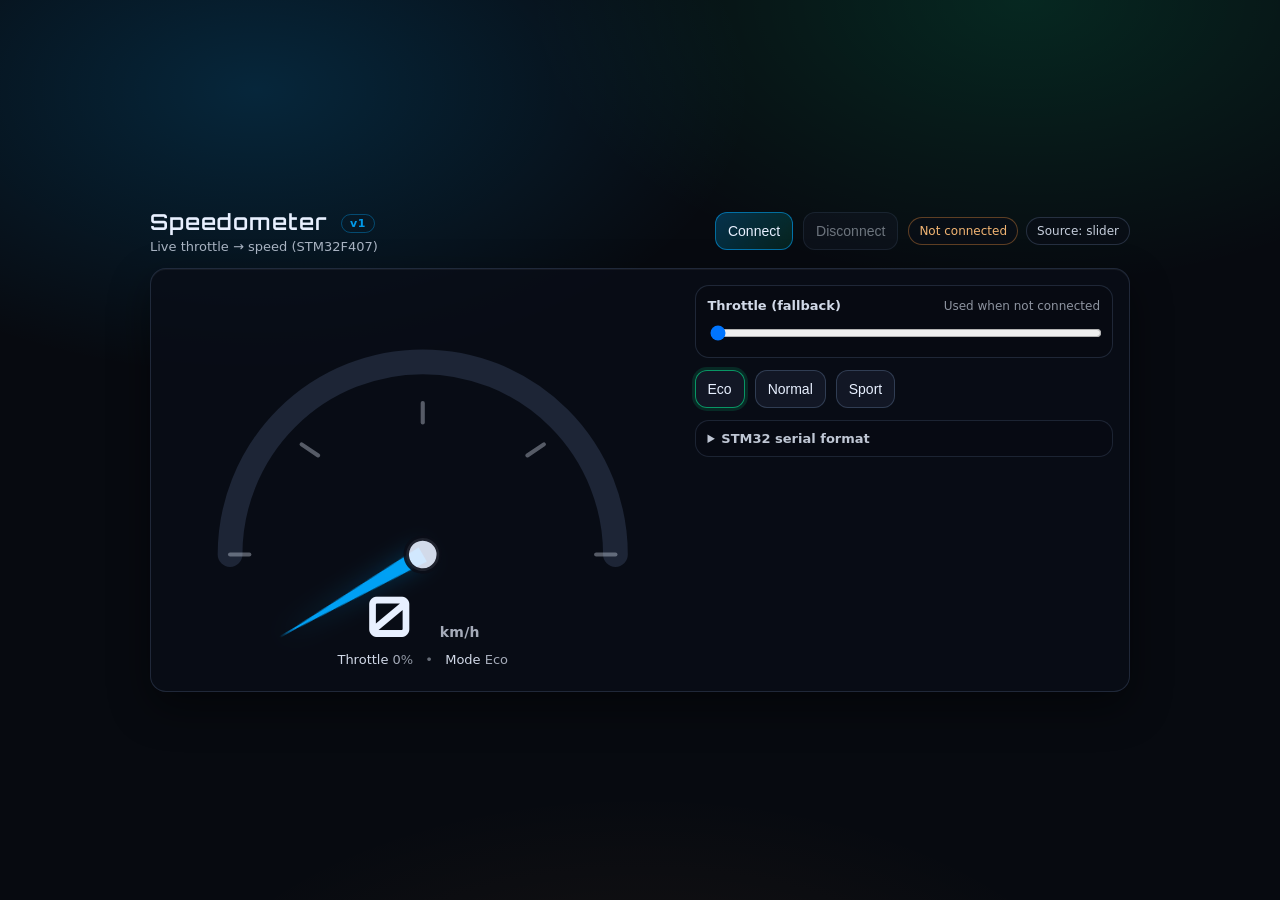
<file: Speedometer-AML_v1/index.html>
<!DOCTYPE html>
<html lang="en">
<head>
    <meta charset="UTF-8">
    <meta name="viewport" content="width=device-width, initial-scale=1.0">
    <title>STM32 Speedometer</title>
    <link rel="preconnect" href="https://fonts.googleapis.com">
    <link rel="preconnect" href="https://fonts.gstatic.com" crossorigin>
    <link href="https://fonts.googleapis.com/css2?family=Orbitron:wght@400;600&display=swap" rel="stylesheet">
    <link rel="stylesheet" href="styles.css">
</head>
<body>
    <main class="app">
        <header class="topbar">
            <div class="title">
                <div class="title__headline">Speedometer <span class="title__version">v1</span></div>
                <div class="title__sub">Live throttle → speed (STM32F407)</div>
            </div>
            <div class="conn">
                <button id="btn-connect" class="btn btn--primary" type="button">Connect</button>
                <button id="btn-disconnect" class="btn" type="button" disabled>Disconnect</button>
                <div class="conn__meta">
                    <div id="conn-status" class="pill pill--warn">Not connected</div>
                    <div id="input-source" class="pill">Source: slider</div>
                </div>
            </div>
        </header>

        <section class="panel">
            <div class="gauge">
                <svg class="gauge__svg" viewBox="0 0 360 220" role="img" aria-label="Speed gauge">
                    <defs>
                        <linearGradient id="grad" x1="0%" y1="0%" x2="100%" y2="0%">
                            <stop offset="0%" stop-color="rgba(0,168,255,0.85)"/>
                            <stop offset="55%" stop-color="rgba(0,255,153,0.9)"/>
                            <stop offset="100%" stop-color="rgba(255,155,64,0.85)"/>
                        </linearGradient>
                    </defs>
                    <path id="arc-bg" class="gauge__arc gauge__arc--bg"
                        d="M 40 190 A 140 140 0 0 1 320 190" />
                    <path id="arc-fg" class="gauge__arc gauge__arc--fg"
                        d="M 40 190 A 140 140 0 0 1 320 190"
                        pathLength="100"
                        stroke-dasharray="0 100"
                        stroke-dashoffset="0" />

                    <g class="gauge__ticks">
                        <line x1="40" y1="190" x2="54" y2="190" />
                        <line x1="92" y1="110" x2="104" y2="118" />
                        <line x1="180" y1="80" x2="180" y2="94" />
                        <line x1="268" y1="110" x2="256" y2="118" />
                        <line x1="320" y1="190" x2="306" y2="190" />
                    </g>

                    <g id="needle" class="gauge__needle" transform="translate(180 190) rotate(-120)">
                        <polygon points="-6,0 0,-120 6,0" />
                        <circle r="12" />
                    </g>
                </svg>

                <div class="readout">
                    <div class="readout__value">
                        <span id="speed-value">0</span>
                        <span class="readout__unit">km/h</span>
                    </div>
                    <div class="readout__small">
                        <span class="label">Throttle</span>
                        <span id="throttle-pct">0</span><span class="muted">%</span>
                        <span class="sep">•</span>
                        <span class="label">Mode</span>
                        <span id="mode-label">Eco</span>
                    </div>
                </div>
            </div>

            <div class="controls">
                <div class="control">
                    <div class="control__row">
                        <div class="control__label">Throttle (fallback)</div>
                        <div class="control__hint">Used when not connected</div>
                    </div>
                    <input type="range" id="throttle" min="0" max="100" value="0" step="0.1" class="slider" aria-label="Throttle slider">
                </div>

                <div class="modes" role="group" aria-label="Drive mode">
                    <button id="mode-eco" class="btn btn--mode is-active" type="button">Eco</button>
                    <button id="mode-normal" class="btn btn--mode" type="button">Normal</button>
                    <button id="mode-sport" class="btn btn--mode" type="button">Sport</button>
                </div>

                <details class="help">
                    <summary>STM32 serial format</summary>
                    <div class="help__body">
                        Send lines over UART/USB like: <code>1234</code> (ADC 0–4095) or <code>ADC=1234</code> or <code>THR=45.2</code> (%). One value per line (<code>\n</code>).
                    </div>
                </details>
            </div>
        </section>
    </main>
    <script src="script.js"></script>
</body>
</html>
</file>
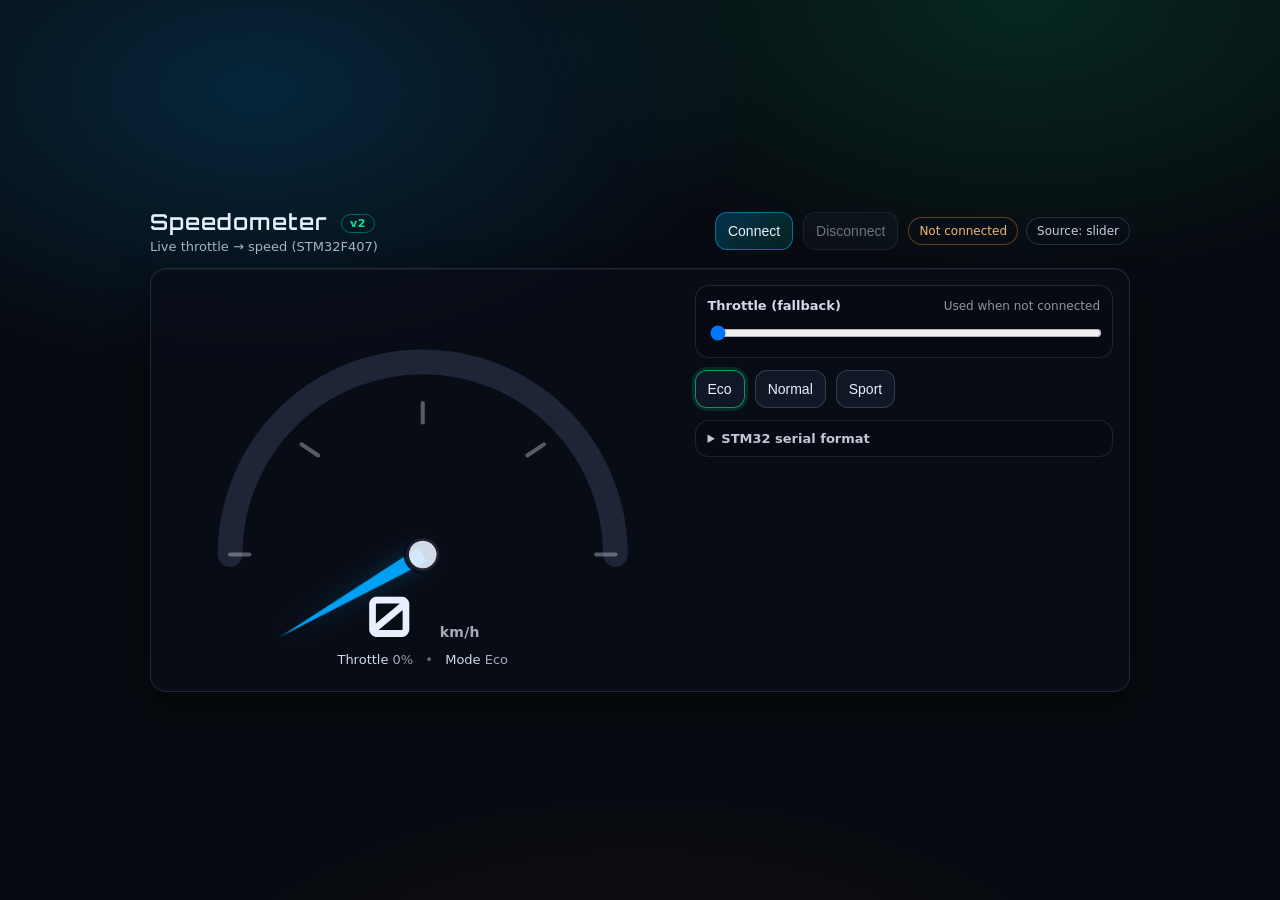
<file: Speedometer-AML_v2/index.html>
<!DOCTYPE html>
<html lang="en">
<head>
    <meta charset="UTF-8">
    <meta name="viewport" content="width=device-width, initial-scale=1.0">
    <title>STM32 Speedometer</title>
    <link rel="preconnect" href="https://fonts.googleapis.com">
    <link rel="preconnect" href="https://fonts.gstatic.com" crossorigin>
    <link href="https://fonts.googleapis.com/css2?family=Orbitron:wght@400;600&display=swap" rel="stylesheet">
    <link rel="stylesheet" href="styles.css">
</head>
<body>
    <main class="app">
        <header class="topbar">
            <div class="title">
                <div class="title__headline">Speedometer <span class="title__version">v2</span></div>
                <div class="title__sub">Live throttle → speed (STM32F407)</div>
            </div>
            <div class="conn">
                <button id="btn-connect" class="btn btn--primary" type="button">Connect</button>
                <button id="btn-disconnect" class="btn" type="button" disabled>Disconnect</button>
                <div class="conn__meta">
                    <div id="conn-status" class="pill pill--warn">Not connected</div>
                    <div id="input-source" class="pill">Source: slider</div>
                </div>
            </div>
        </header>

        <section class="panel">
            <div class="gauge">
                <svg class="gauge__svg" viewBox="0 0 360 220" role="img" aria-label="Speed gauge">
                    <defs>
                        <linearGradient id="grad" x1="0%" y1="0%" x2="100%" y2="0%">
                            <stop offset="0%" stop-color="rgba(0,168,255,0.85)"/>
                            <stop offset="55%" stop-color="rgba(0,255,153,0.9)"/>
                            <stop offset="100%" stop-color="rgba(255,155,64,0.85)"/>
                        </linearGradient>
                    </defs>
                    <path id="arc-bg" class="gauge__arc gauge__arc--bg"
                        d="M 40 190 A 140 140 0 0 1 320 190" />
                    <path id="arc-fg" class="gauge__arc gauge__arc--fg"
                        d="M 40 190 A 140 140 0 0 1 320 190"
                        pathLength="100"
                        stroke-dasharray="0 100"
                        stroke-dashoffset="0" />

                    <g class="gauge__ticks">
                        <line x1="40" y1="190" x2="54" y2="190" />
                        <line x1="92" y1="110" x2="104" y2="118" />
                        <line x1="180" y1="80" x2="180" y2="94" />
                        <line x1="268" y1="110" x2="256" y2="118" />
                        <line x1="320" y1="190" x2="306" y2="190" />
                    </g>

                    <g id="needle" class="gauge__needle" transform="translate(180 190) rotate(-120)">
                        <polygon points="-6,0 0,-120 6,0" />
                        <circle r="12" />
                    </g>
                </svg>

                <div class="readout">
                    <div class="readout__value">
                        <span id="speed-value">0</span>
                        <span class="readout__unit">km/h</span>
                    </div>
                    <div class="readout__small">
                        <span class="label">Throttle</span>
                        <span id="throttle-pct">0</span><span class="muted">%</span>
                        <span class="sep">•</span>
                        <span class="label">Mode</span>
                        <span id="mode-label">Eco</span>
                    </div>
                </div>
            </div>

            <div class="controls">
                <div class="control">
                    <div class="control__row">
                        <div class="control__label">Throttle (fallback)</div>
                        <div class="control__hint">Used when not connected</div>
                    </div>
                    <input type="range" id="throttle" min="0" max="100" value="0" step="0.1" class="slider" aria-label="Throttle slider">
                </div>

                <div class="modes" role="group" aria-label="Drive mode">
                    <button id="mode-eco" class="btn btn--mode is-active" type="button">Eco</button>
                    <button id="mode-normal" class="btn btn--mode" type="button">Normal</button>
                    <button id="mode-sport" class="btn btn--mode" type="button">Sport</button>
                </div>

                <details class="help">
                    <summary>STM32 serial format</summary>
                    <div class="help__body">
                        Send lines over UART/USB like: <code>1234</code> (ADC 0–4095), <code>ADC=1234</code>, or <code>THR=45.2</code> (%). One value per line (<code>\n</code>).
                        <br><br>
                        Gear can be sent on the same line as the ADC value: <code>ADC=1234,GEAR=2</code>, where <code>GEAR</code> is <code>1</code>=Eco, <code>2</code>=Normal, <code>3</code>=Sport, read from the handlebar rocker switch. When connected, gear is driven by the switch and the on-screen mode buttons are disabled.
                    </div>
                </details>
            </div>
        </section>
    </main>
    <script src="script.js"></script>
</body>
</html>
</file>
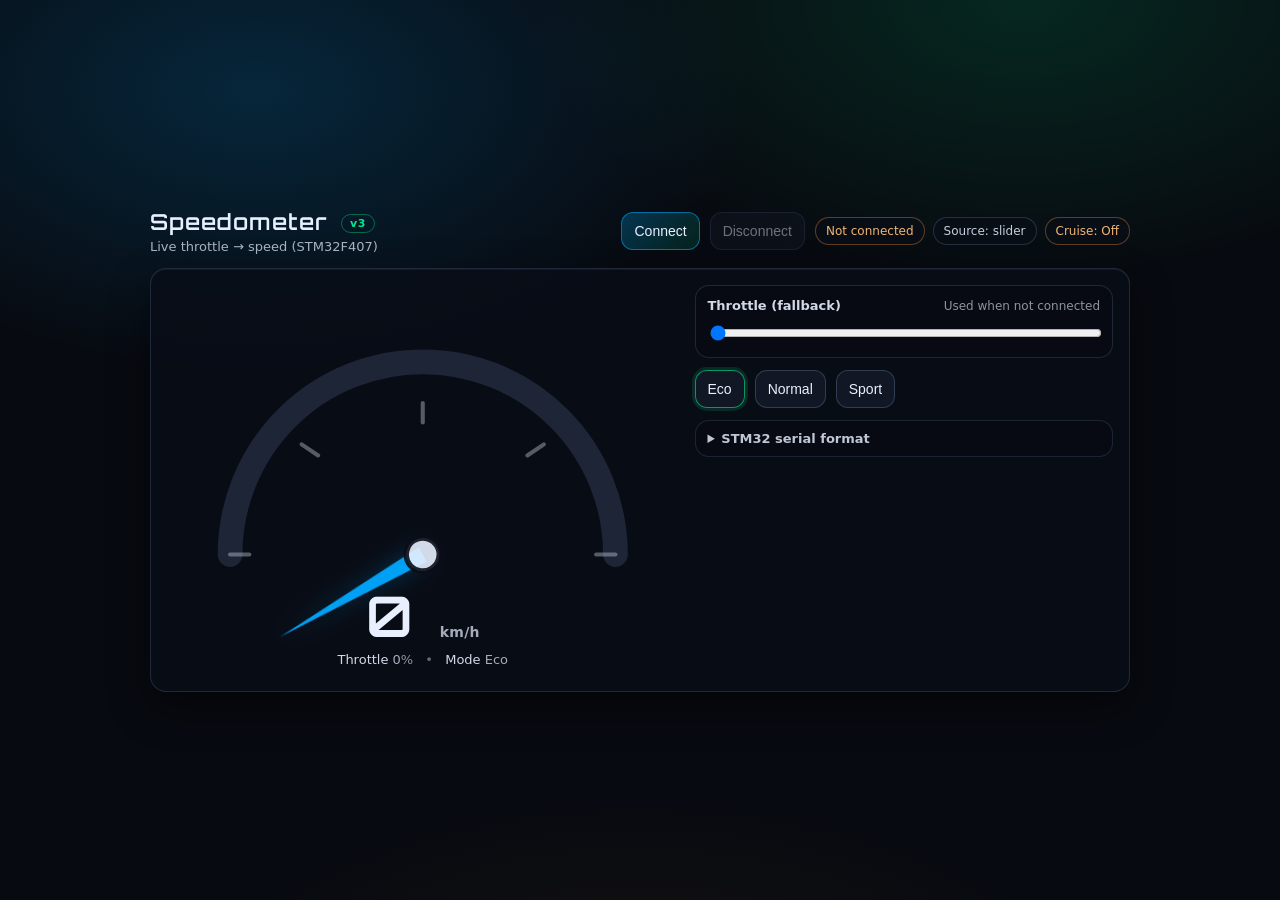
<file: Speedometer-AML_v3/index.html>
<!DOCTYPE html>
<html lang="en">
<head>
    <meta charset="UTF-8">
    <meta name="viewport" content="width=device-width, initial-scale=1.0">
    <title>STM32 Speedometer</title>
    <link rel="preconnect" href="https://fonts.googleapis.com">
    <link rel="preconnect" href="https://fonts.gstatic.com" crossorigin>
    <link href="https://fonts.googleapis.com/css2?family=Orbitron:wght@400;600&display=swap" rel="stylesheet">
    <link rel="stylesheet" href="styles.css">
</head>
<body>
    <main class="app">
        <header class="topbar">
            <div class="title">
                <div class="title__headline">Speedometer <span class="title__version">v3</span></div>
                <div class="title__sub">Live throttle → speed (STM32F407)</div>
            </div>
            <div class="conn">
                <button id="btn-connect" class="btn btn--primary" type="button">Connect</button>
                <button id="btn-disconnect" class="btn" type="button" disabled>Disconnect</button>
                <div class="conn__meta">
                    <div id="conn-status" class="pill pill--warn">Not connected</div>
                    <div id="input-source" class="pill">Source: slider</div>
                    <div id="cruise-pill" class="pill pill--warn">Cruise: Off</div>
                </div>
            </div>
        </header>

        <section class="panel">
            <div class="gauge">
                <svg class="gauge__svg" viewBox="0 0 360 220" role="img" aria-label="Speed gauge">
                    <defs>
                        <linearGradient id="grad" x1="0%" y1="0%" x2="100%" y2="0%">
                            <stop offset="0%" stop-color="rgba(0,168,255,0.85)"/>
                            <stop offset="55%" stop-color="rgba(0,255,153,0.9)"/>
                            <stop offset="100%" stop-color="rgba(255,155,64,0.85)"/>
                        </linearGradient>
                    </defs>
                    <path id="arc-bg" class="gauge__arc gauge__arc--bg"
                        d="M 40 190 A 140 140 0 0 1 320 190" />
                    <path id="arc-fg" class="gauge__arc gauge__arc--fg"
                        d="M 40 190 A 140 140 0 0 1 320 190"
                        pathLength="100"
                        stroke-dasharray="0 100"
                        stroke-dashoffset="0" />

                    <g class="gauge__ticks">
                        <line x1="40" y1="190" x2="54" y2="190" />
                        <line x1="92" y1="110" x2="104" y2="118" />
                        <line x1="180" y1="80" x2="180" y2="94" />
                        <line x1="268" y1="110" x2="256" y2="118" />
                        <line x1="320" y1="190" x2="306" y2="190" />
                    </g>

                    <g id="needle" class="gauge__needle" transform="translate(180 190) rotate(-120)">
                        <polygon points="-6,0 0,-120 6,0" />
                        <circle r="12" />
                    </g>
                </svg>

                <div class="readout">
                    <div class="readout__value">
                        <span id="speed-value">0</span>
                        <span class="readout__unit">km/h</span>
                    </div>
                    <div class="readout__small">
                        <span class="label">Throttle</span>
                        <span id="throttle-pct">0</span><span class="muted">%</span>
                        <span class="sep">•</span>
                        <span class="label">Mode</span>
                        <span id="mode-label">Eco</span>
                    </div>
                </div>
            </div>

            <div class="controls">
                <div class="control">
                    <div class="control__row">
                        <div class="control__label">Throttle (fallback)</div>
                        <div class="control__hint">Used when not connected</div>
                    </div>
                    <input type="range" id="throttle" min="0" max="100" value="0" step="0.1" class="slider" aria-label="Throttle slider">
                </div>

                <div class="modes" role="group" aria-label="Drive mode">
                    <button id="mode-eco" class="btn btn--mode is-active" type="button">Eco</button>
                    <button id="mode-normal" class="btn btn--mode" type="button">Normal</button>
                    <button id="mode-sport" class="btn btn--mode" type="button">Sport</button>
                </div>

                <details class="help">
                    <summary>STM32 serial format</summary>
                    <div class="help__body">
                        Send lines over UART/USB like: <code>1234</code> (ADC 0–4095), <code>ADC=1234</code>, or <code>THR=45.2</code> (%). One value per line (<code>\n</code>).
                        <br><br>
                        Gear can be sent on the same line as the ADC value: <code>ADC=1234,GEAR=2</code>, where <code>GEAR</code> is <code>1</code>=Eco, <code>2</code>=Normal, <code>3</code>=Sport, read from the handlebar rocker switch. When connected, gear is driven by the switch and the on-screen mode buttons are disabled.
                        <br><br>
                        Cruise control comes from the F/R rocker: <code>ADC=1234,GEAR=2,CC=1</code>, where <code>CC</code> is <code>1</code> when the rocker is in the R (cruise) position and <code>0</code> in F (normal). While cruise is on, throttling up raises the held speed but easing off the throttle holds the speed instead of dropping it.
                    </div>
                </details>
            </div>
        </section>
    </main>
    <script src="script.js"></script>
</body>
</html>
</file>
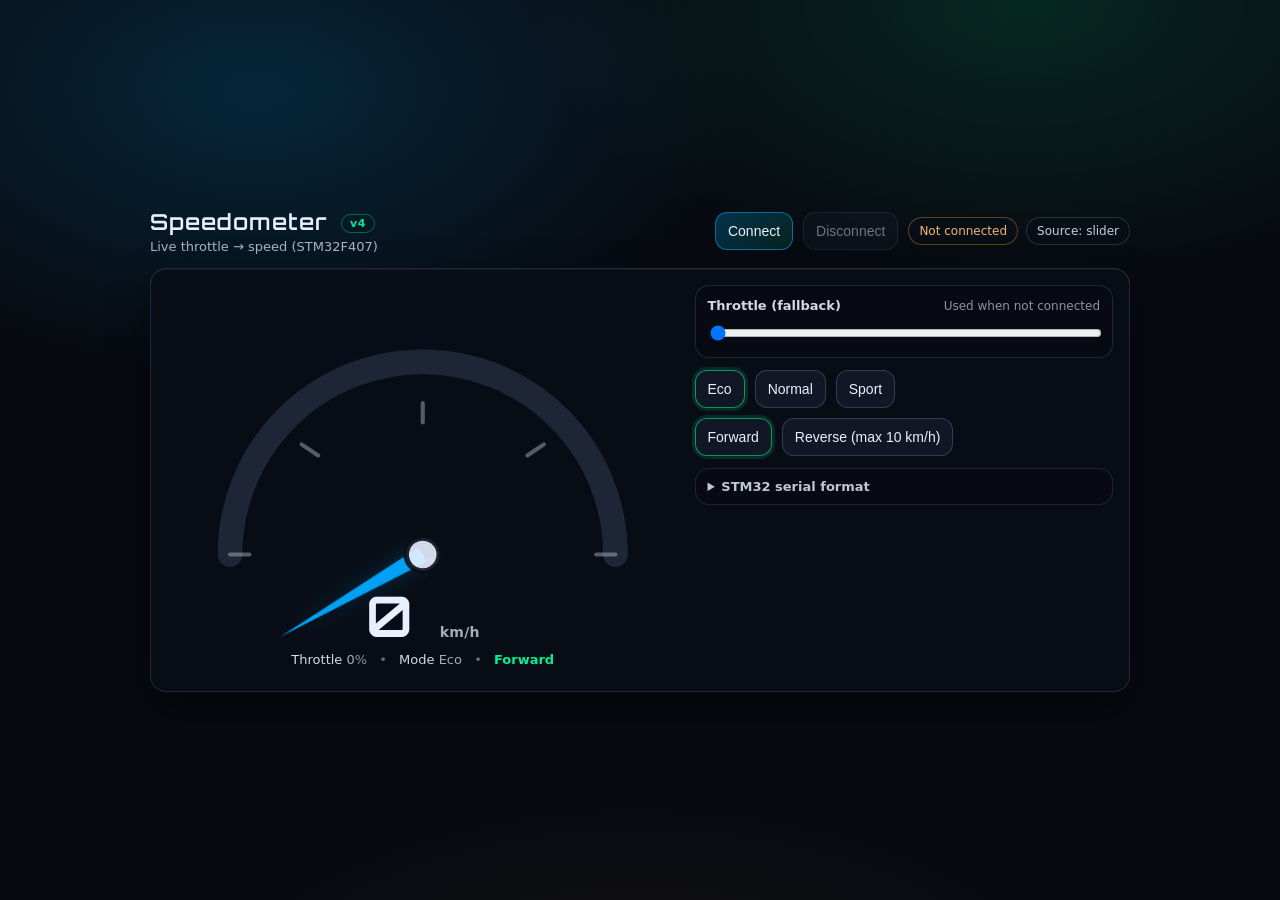
<file: Speedometer-AML_v4/index.html>
<!DOCTYPE html>
<html lang="en">
<head>
    <meta charset="UTF-8">
    <meta name="viewport" content="width=device-width, initial-scale=1.0">
    <title>STM32 Speedometer</title>
    <link rel="preconnect" href="https://fonts.googleapis.com">
    <link rel="preconnect" href="https://fonts.gstatic.com" crossorigin>
    <link href="https://fonts.googleapis.com/css2?family=Orbitron:wght@400;600&display=swap" rel="stylesheet">
    <link rel="stylesheet" href="styles.css">
</head>
<body>
    <main class="app">
        <header class="topbar">
            <div class="title">
                <div class="title__headline">Speedometer <span class="title__version">v4</span></div>
                <div class="title__sub">Live throttle → speed (STM32F407)</div>
            </div>
            <div class="conn">
                <button id="btn-connect" class="btn btn--primary" type="button">Connect</button>
                <button id="btn-disconnect" class="btn" type="button" disabled>Disconnect</button>
                <div class="conn__meta">
                    <div id="conn-status" class="pill pill--warn">Not connected</div>
                    <div id="input-source" class="pill">Source: slider</div>
                </div>
            </div>
        </header>

        <section class="panel">
            <div class="gauge">
                <svg class="gauge__svg" viewBox="0 0 360 220" role="img" aria-label="Speed gauge">
                    <defs>
                        <linearGradient id="grad" x1="0%" y1="0%" x2="100%" y2="0%">
                            <stop offset="0%" stop-color="rgba(0,168,255,0.85)"/>
                            <stop offset="55%" stop-color="rgba(0,255,153,0.9)"/>
                            <stop offset="100%" stop-color="rgba(255,155,64,0.85)"/>
                        </linearGradient>
                    </defs>
                    <path id="arc-bg" class="gauge__arc gauge__arc--bg"
                        d="M 40 190 A 140 140 0 0 1 320 190" />
                    <path id="arc-fg" class="gauge__arc gauge__arc--fg"
                        d="M 40 190 A 140 140 0 0 1 320 190"
                        pathLength="100"
                        stroke-dasharray="0 100"
                        stroke-dashoffset="0" />

                    <g class="gauge__ticks">
                        <line x1="40" y1="190" x2="54" y2="190" />
                        <line x1="92" y1="110" x2="104" y2="118" />
                        <line x1="180" y1="80" x2="180" y2="94" />
                        <line x1="268" y1="110" x2="256" y2="118" />
                        <line x1="320" y1="190" x2="306" y2="190" />
                    </g>

                    <g id="needle" class="gauge__needle" transform="translate(180 190) rotate(-120)">
                        <polygon points="-6,0 0,-120 6,0" />
                        <circle r="12" />
                    </g>
                </svg>

                <div class="readout">
                    <div class="readout__value">
                        <span id="speed-value">0</span>
                        <span class="readout__unit">km/h</span>
                    </div>
                    <div class="readout__small">
                        <span class="label">Throttle</span>
                        <span id="throttle-pct">0</span><span class="muted">%</span>
                        <span class="sep">•</span>
                        <span class="label">Mode</span>
                        <span id="mode-label">Eco</span>
                        <span class="sep">•</span>
                        <span id="dir-label" class="dir-label dir-label--fwd">Forward</span>
                    </div>
                </div>
            </div>

            <div class="controls">
                <div class="control">
                    <div class="control__row">
                        <div class="control__label">Throttle (fallback)</div>
                        <div class="control__hint">Used when not connected</div>
                    </div>
                    <input type="range" id="throttle" min="0" max="100" value="0" step="0.1" class="slider" aria-label="Throttle slider">
                </div>

                <div class="modes" role="group" aria-label="Drive mode">
                    <button id="mode-eco" class="btn btn--mode is-active" type="button">Eco</button>
                    <button id="mode-normal" class="btn btn--mode" type="button">Normal</button>
                    <button id="mode-sport" class="btn btn--mode" type="button">Sport</button>
                </div>

                <div class="modes modes--dir" role="group" aria-label="Direction (fallback)">
                    <button id="dir-forward" class="btn btn--mode is-active" type="button">Forward</button>
                    <button id="dir-reverse" class="btn btn--mode btn--reverse" type="button">Reverse (max 10 km/h)</button>
                </div>

                <details class="help">
                    <summary>STM32 serial format</summary>
                    <div class="help__body">
                        Send lines over UART/USB like: <code>1234</code> (ADC 0–4095), <code>ADC=1234</code>, or <code>THR=45.2</code> (%). One value per line (<code>\n</code>).
                        <br><br>
                        Gear can be sent on the same line as the ADC value: <code>ADC=1234,GEAR=2</code>, where <code>GEAR</code> is <code>1</code>=Eco, <code>2</code>=Normal, <code>3</code>=Sport, read from the handlebar rocker switch. When connected, gear is driven by the switch and the on-screen mode buttons are disabled.
                        <br><br>
                        Direction can be included too: <code>ADC=1234,GEAR=2,DIR=1</code>, where <code>DIR</code> is <code>1</code>=Forward, <code>2</code>=Reverse, read from the F/R rocker switch. Reverse caps speed at 10 km/h regardless of gear. When connected, the on-screen Forward/Reverse buttons are disabled.
                    </div>
                </details>
            </div>
        </section>
    </main>
    <script src="script.js"></script>
</body>
</html>
</file>
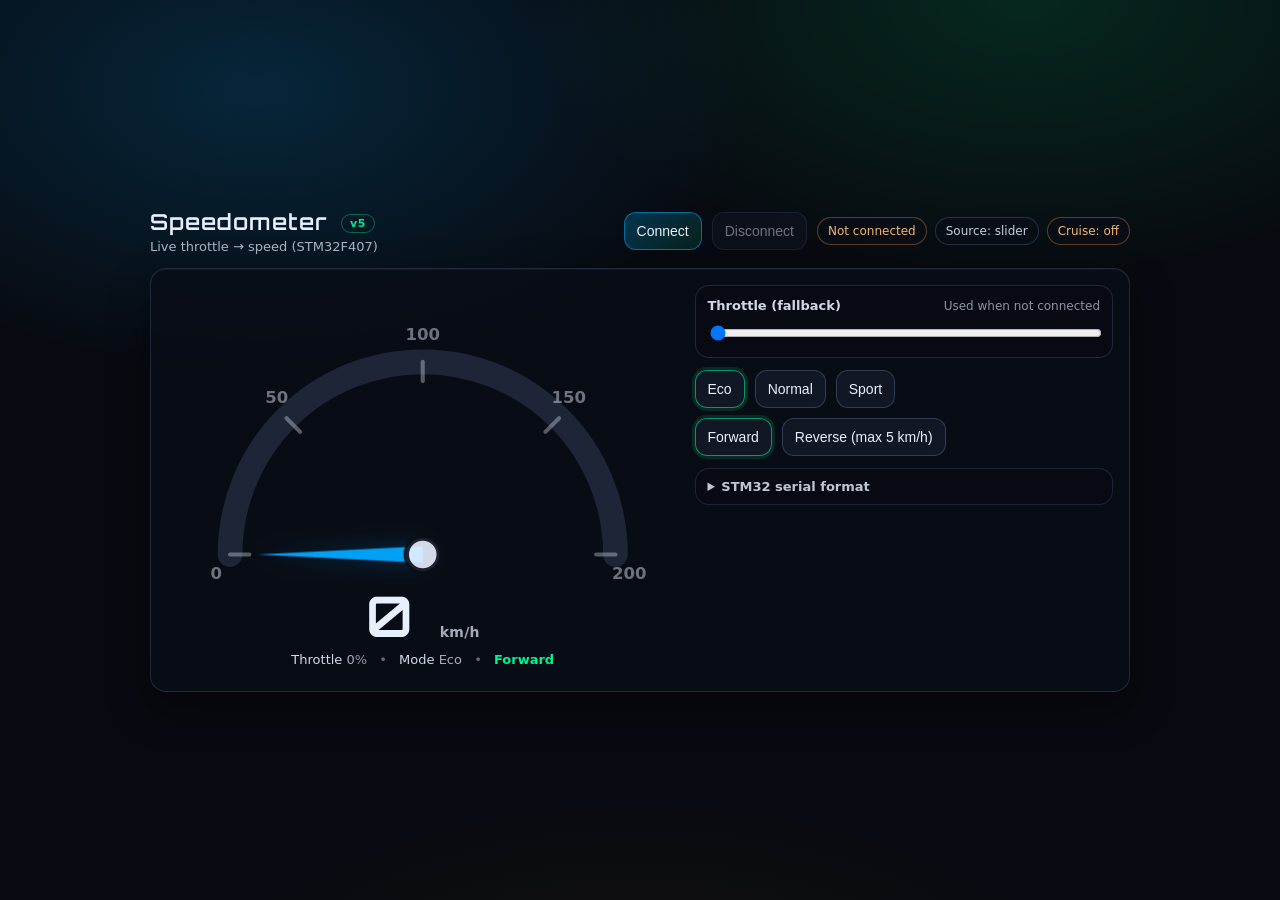
<file: Speedometer-AML_v5/index.html>
<!DOCTYPE html>
<html lang="en">
<head>
    <meta charset="UTF-8">
    <meta name="viewport" content="width=device-width, initial-scale=1.0">
    <title>STM32 Speedometer</title>
    <link rel="preconnect" href="https://fonts.googleapis.com">
    <link rel="preconnect" href="https://fonts.gstatic.com" crossorigin>
    <link href="https://fonts.googleapis.com/css2?family=Orbitron:wght@400;600&display=swap" rel="stylesheet">
    <link rel="stylesheet" href="styles.css">
</head>
<body>
    <main class="app">
        <header class="topbar">
            <div class="title">
                <div class="title__headline">Speedometer <span class="title__version">v5</span></div>
                <div class="title__sub">Live throttle → speed (STM32F407)</div>
            </div>
            <div class="conn">
                <button id="btn-connect" class="btn btn--primary" type="button">Connect</button>
                <button id="btn-disconnect" class="btn" type="button" disabled>Disconnect</button>
                <div class="conn__meta">
                    <div id="conn-status" class="pill pill--warn">Not connected</div>
                    <div id="input-source" class="pill">Source: slider</div>
                    <div id="cruise-pill" class="pill pill--warn">Cruise: off</div>
                </div>
            </div>
        </header>

        <section class="panel">
            <div class="gauge">
                <svg class="gauge__svg" viewBox="0 0 360 220" role="img" aria-label="Speed gauge">
                    <defs>
                        <linearGradient id="grad" x1="0%" y1="0%" x2="100%" y2="0%">
                            <stop offset="0%" stop-color="rgba(0,168,255,0.85)"/>
                            <stop offset="55%" stop-color="rgba(0,255,153,0.9)"/>
                            <stop offset="100%" stop-color="rgba(255,155,64,0.85)"/>
                        </linearGradient>
                    </defs>
                    <path id="arc-bg" class="gauge__arc gauge__arc--bg"
                        d="M 40 190 A 140 140 0 0 1 320 190" />
                    <path id="arc-fg" class="gauge__arc gauge__arc--fg"
                        d="M 40 190 A 140 140 0 0 1 320 190"
                        pathLength="100"
                        stroke-dasharray="0 100"
                        stroke-dashoffset="0" />

                    <g class="gauge__ticks">
                        <line x1="40" y1="190" x2="54" y2="190" />
                        <line x1="81" y1="91" x2="90.9" y2="100.9" />
                        <line x1="180" y1="50" x2="180" y2="64" />
                        <line x1="279" y1="91" x2="269.1" y2="100.9" />
                        <line x1="320" y1="190" x2="306" y2="190" />
                    </g>

                    <g class="gauge__tick-labels">
                        <text x="30" y="208" text-anchor="middle">0</text>
                        <text x="73.9" y="80" text-anchor="middle">50</text>
                        <text x="180" y="34" text-anchor="middle">100</text>
                        <text x="286.1" y="80" text-anchor="middle">150</text>
                        <text x="330" y="208" text-anchor="middle">200</text>
                    </g>

                    <g id="needle" class="gauge__needle" transform="translate(180 190) rotate(-90)">
                        <polygon points="-6,0 0,-120 6,0" />
                        <circle r="12" />
                    </g>
                </svg>

                <div class="readout">
                    <div class="readout__value">
                        <span id="speed-value">0</span>
                        <span class="readout__unit">km/h</span>
                    </div>
                    <div class="readout__small">
                        <span class="label">Throttle</span>
                        <span id="throttle-pct">0</span><span class="muted">%</span>
                        <span class="sep">•</span>
                        <span class="label">Mode</span>
                        <span id="mode-label">Eco</span>
                        <span class="sep">•</span>
                        <span id="dir-label" class="dir-label dir-label--fwd">Forward</span>
                    </div>
                </div>
            </div>

            <div class="controls">
                <div class="control">
                    <div class="control__row">
                        <div class="control__label">Throttle (fallback)</div>
                        <div class="control__hint">Used when not connected</div>
                    </div>
                    <input type="range" id="throttle" min="0" max="100" value="0" step="0.1" class="slider" aria-label="Throttle slider">
                </div>

                <div class="modes" role="group" aria-label="Drive mode">
                    <button id="mode-eco" class="btn btn--mode is-active" type="button">Eco</button>
                    <button id="mode-normal" class="btn btn--mode" type="button">Normal</button>
                    <button id="mode-sport" class="btn btn--mode" type="button">Sport</button>
                </div>

                <div class="modes modes--dir" role="group" aria-label="Direction (fallback)">
                    <button id="dir-forward" class="btn btn--mode is-active" type="button">Forward</button>
                    <button id="dir-reverse" class="btn btn--mode btn--reverse" type="button">Reverse (max 5 km/h)</button>
                </div>

                <details class="help">
                    <summary>STM32 serial format</summary>
                    <div class="help__body">
                        Send lines over UART/USB like: <code>1234</code> (ADC 0–4095), <code>ADC=1234</code>, or <code>THR=45.2</code> (%). One value per line (<code>\n</code>).
                        <br><br>
                        Gear can be sent on the same line as the ADC value: <code>ADC=1234,GEAR=2</code>, where <code>GEAR</code> is <code>1</code>=Eco, <code>2</code>=Normal, <code>3</code>=Sport, read from the handlebar rocker switch. When connected, gear is driven by the switch and the on-screen mode buttons are disabled.
                        <br><br>
                        Direction can be included too: <code>ADC=1234,GEAR=2,DIR=1</code>, where <code>DIR</code> is <code>1</code>=Forward, <code>2</code>=Reverse, read from the F/R rocker switch. Reverse caps speed at 5 km/h regardless of gear. When connected, the on-screen Forward/Reverse buttons are disabled.
                        <br><br>
                        Cruise status can be included too: <code>ADC=1234,GEAR=2,DIR=1,CRUISE=1</code>, where <code>CRUISE</code> is <code>1</code>=engaged, <code>0</code>=off. While engaged, the Arduino sends a held/latched ADC value instead of the live throttle reading, so the gauge holds steady.
                    </div>
                </details>
            </div>
        </section>
    </main>
    <script src="script.js"></script>
</body>
</html>
</file>
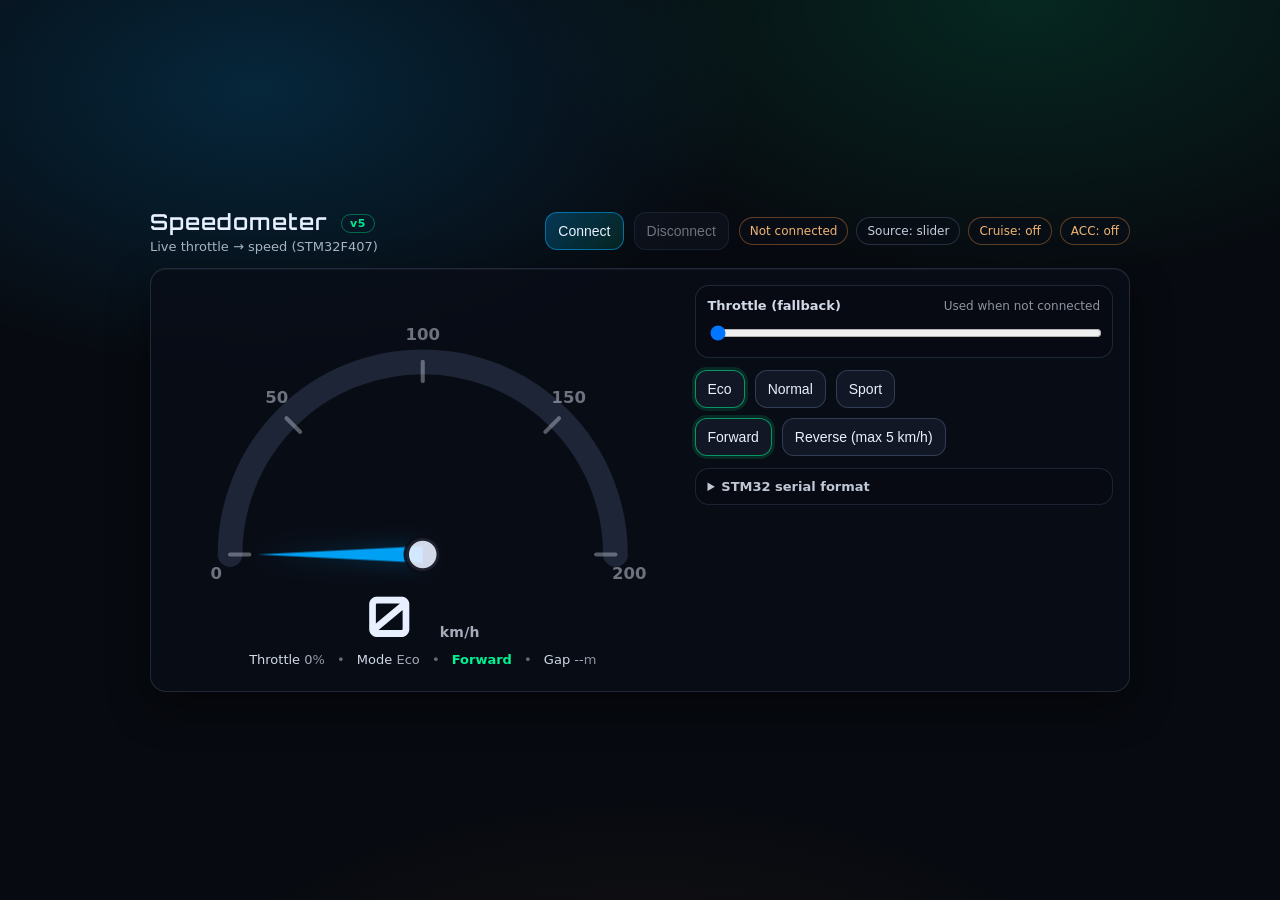
<file: Speedometer-AML_v6/index.html>
<!DOCTYPE html>
<html lang="en">
<head>
    <meta charset="UTF-8">
    <meta name="viewport" content="width=device-width, initial-scale=1.0">
    <title>STM32 Speedometer</title>
    <link rel="preconnect" href="https://fonts.googleapis.com">
    <link rel="preconnect" href="https://fonts.gstatic.com" crossorigin>
    <link href="https://fonts.googleapis.com/css2?family=Orbitron:wght@400;600&display=swap" rel="stylesheet">
    <link rel="stylesheet" href="styles.css">
</head>
<body>
    <main class="app">
        <header class="topbar">
            <div class="title">
                <div class="title__headline">Speedometer <span class="title__version">v5</span></div>
                <div class="title__sub">Live throttle → speed (STM32F407)</div>
            </div>
            <div class="conn">
                <button id="btn-connect" class="btn btn--primary" type="button">Connect</button>
                <button id="btn-disconnect" class="btn" type="button" disabled>Disconnect</button>
                <div class="conn__meta">
                    <div id="conn-status" class="pill pill--warn">Not connected</div>
                    <div id="input-source" class="pill">Source: slider</div>
                    <div id="cruise-pill" class="pill pill--warn">Cruise: off</div>
                    <div id="acc-pill" class="pill pill--warn">ACC: off</div>
                </div>
            </div>
        </header>

        <section class="panel">
            <div class="gauge">
                <svg class="gauge__svg" viewBox="0 0 360 220" role="img" aria-label="Speed gauge">
                    <defs>
                        <linearGradient id="grad" x1="0%" y1="0%" x2="100%" y2="0%">
                            <stop offset="0%" stop-color="rgba(0,168,255,0.85)"/>
                            <stop offset="55%" stop-color="rgba(0,255,153,0.9)"/>
                            <stop offset="100%" stop-color="rgba(255,155,64,0.85)"/>
                        </linearGradient>
                    </defs>
                    <path id="arc-bg" class="gauge__arc gauge__arc--bg"
                        d="M 40 190 A 140 140 0 0 1 320 190" />
                    <path id="arc-fg" class="gauge__arc gauge__arc--fg"
                        d="M 40 190 A 140 140 0 0 1 320 190"
                        pathLength="100"
                        stroke-dasharray="0 100"
                        stroke-dashoffset="0" />

                    <g class="gauge__ticks">
                        <line x1="40" y1="190" x2="54" y2="190" />
                        <line x1="81" y1="91" x2="90.9" y2="100.9" />
                        <line x1="180" y1="50" x2="180" y2="64" />
                        <line x1="279" y1="91" x2="269.1" y2="100.9" />
                        <line x1="320" y1="190" x2="306" y2="190" />
                    </g>

                    <g class="gauge__tick-labels">
                        <text x="30" y="208" text-anchor="middle">0</text>
                        <text x="73.9" y="80" text-anchor="middle">50</text>
                        <text x="180" y="34" text-anchor="middle">100</text>
                        <text x="286.1" y="80" text-anchor="middle">150</text>
                        <text x="330" y="208" text-anchor="middle">200</text>
                    </g>

                    <g id="needle" class="gauge__needle" transform="translate(180 190) rotate(-90)">
                        <polygon points="-6,0 0,-120 6,0" />
                        <circle r="12" />
                    </g>
                </svg>

                <div class="readout">
                    <div class="readout__value">
                        <span id="speed-value">0</span>
                        <span class="readout__unit">km/h</span>
                    </div>
                    <div class="readout__small">
                        <span class="label">Throttle</span>
                        <span id="throttle-pct">0</span><span class="muted">%</span>
                        <span class="sep">•</span>
                        <span class="label">Mode</span>
                        <span id="mode-label">Eco</span>
                        <span class="sep">•</span>
                        <span id="dir-label" class="dir-label dir-label--fwd">Forward</span>
                        <span class="sep">•</span>
                        <span class="label">Gap</span>
                        <span id="dist-value">--</span><span class="muted">m</span>
                    </div>
                </div>
            </div>

            <div class="controls">
                <div class="control">
                    <div class="control__row">
                        <div class="control__label">Throttle (fallback)</div>
                        <div class="control__hint">Used when not connected</div>
                    </div>
                    <input type="range" id="throttle" min="0" max="100" value="0" step="0.1" class="slider" aria-label="Throttle slider">
                </div>

                <div class="modes" role="group" aria-label="Drive mode">
                    <button id="mode-eco" class="btn btn--mode is-active" type="button">Eco</button>
                    <button id="mode-normal" class="btn btn--mode" type="button">Normal</button>
                    <button id="mode-sport" class="btn btn--mode" type="button">Sport</button>
                </div>

                <div class="modes modes--dir" role="group" aria-label="Direction (fallback)">
                    <button id="dir-forward" class="btn btn--mode is-active" type="button">Forward</button>
                    <button id="dir-reverse" class="btn btn--mode btn--reverse" type="button">Reverse (max 5 km/h)</button>
                </div>

                <details class="help">
                    <summary>STM32 serial format</summary>
                    <div class="help__body">
                        Send lines over UART/USB like: <code>1234</code> (ADC 0–4095), <code>ADC=1234</code>, or <code>THR=45.2</code> (%). One value per line (<code>\n</code>).
                        <br><br>
                        Gear can be sent on the same line as the ADC value: <code>ADC=1234,GEAR=2</code>, where <code>GEAR</code> is <code>1</code>=Eco, <code>2</code>=Normal, <code>3</code>=Sport, read from the handlebar rocker switch. When connected, gear is driven by the switch and the on-screen mode buttons are disabled.
                        <br><br>
                        Direction can be included too: <code>ADC=1234,GEAR=2,DIR=1</code>, where <code>DIR</code> is <code>1</code>=Forward, <code>2</code>=Reverse, read from the F/R rocker switch. Reverse caps speed at 5 km/h regardless of gear. When connected, the on-screen Forward/Reverse buttons are disabled.
                        <br><br>
                        Cruise status can be included too: <code>ADC=1234,GEAR=2,DIR=1,CRUISE=1</code>, where <code>CRUISE</code> is <code>1</code>=engaged, <code>0</code>=off. While engaged, the Arduino sends a held/latched ADC value instead of the live throttle reading, so the gauge holds steady.
                        <br><br>
                        Adaptive cruise (gap control) adds two more fields: <code>ADC=1234,GEAR=2,DIR=1,CRUISE=0,ACC=1,DIST=2221</code>, where <code>ACC</code> is <code>1</code>=engaged, <code>0</code>=off, and <code>DIST</code> is the live TOF sensor reading in millimetres, or <code>-1</code> when no valid target is in range. ACC and CRUISE are mutually exclusive — engaging one cancels the other. While ACC is engaged, the gauge's speed is driven entirely by the gap controller in the browser, not by the throttle handle.
                    </div>
                </details>
            </div>
        </section>
    </main>
    <script src="script.js"></script>
</body>
</html>
</file>
<file: Speedometer-AML_v1/styles.css>
* { box-sizing: border-box; }

html, body {
    height: 100%;
    margin: 0;
}

body {
    font-family: system-ui, -apple-system, Segoe UI, Roboto, Arial, sans-serif;
    color: #e8f0ff;
    background:
        radial-gradient(900px 520px at 20% 10%, rgba(0, 168, 255, 0.18), transparent 55%),
        radial-gradient(900px 520px at 80% 0%, rgba(0, 255, 153, 0.12), transparent 55%),
        radial-gradient(900px 520px at 50% 120%, rgba(255, 155, 64, 0.08), transparent 55%),
        #070a10;
    display: flex;
    align-items: center;
    justify-content: center;
    padding: 18px;
}

.app {
    width: min(980px, 100%);
}

.topbar {
    display: flex;
    align-items: center;
    justify-content: space-between;
    gap: 16px;
    margin-bottom: 14px;
}

.title__headline {
    font-family: 'Orbitron', monospace;
    font-weight: 600;
    letter-spacing: 1px;
    font-size: 22px;
}

.title__version {
    font-family: system-ui, -apple-system, Segoe UI, Roboto, Arial, sans-serif;
    font-size: 11px;
    font-weight: 600;
    letter-spacing: 0.5px;
    color: rgba(0, 168, 255, 0.9);
    border: 1px solid rgba(0, 168, 255, 0.35);
    border-radius: 999px;
    padding: 2px 8px;
    margin-left: 6px;
    vertical-align: middle;
}

.title__sub {
    margin-top: 4px;
    font-size: 13px;
    color: rgba(232, 240, 255, 0.72);
}

.conn {
    display: flex;
    align-items: center;
    gap: 10px;
    flex-wrap: wrap;
    justify-content: flex-end;
}

.conn__meta {
    display: flex;
    align-items: center;
    gap: 8px;
}

.panel {
    background: rgba(10, 14, 24, 0.78);
    border: 1px solid rgba(140, 170, 220, 0.18);
    border-radius: 16px;
    padding: 16px;
    box-shadow:
        0 16px 40px rgba(0,0,0,0.45),
        inset 0 1px 0 rgba(255,255,255,0.05);
    display: grid;
    grid-template-columns: 1.1fr 0.9fr;
    gap: 16px;
}

@media (max-width: 860px) {
    .panel { grid-template-columns: 1fr; }
}

.btn {
    appearance: none;
    border: 1px solid rgba(140, 170, 220, 0.25);
    background: rgba(20, 26, 40, 0.85);
    color: #e8f0ff;
    border-radius: 12px;
    padding: 10px 12px;
    font-size: 14px;
    cursor: pointer;
    transition: transform 0.06s ease, background 0.2s ease, border-color 0.2s ease, opacity 0.2s ease;
}

.btn:hover {
    border-color: rgba(140, 170, 220, 0.45);
    background: rgba(28, 36, 56, 0.9);
}

.btn:active { transform: translateY(1px); }

.btn:disabled {
    opacity: 0.45;
    cursor: not-allowed;
}

.btn--primary {
    border-color: rgba(0, 168, 255, 0.55);
    background: linear-gradient(135deg, rgba(0, 168, 255, 0.25), rgba(0, 255, 153, 0.10));
}

.btn--mode.is-active {
    border-color: rgba(0, 255, 153, 0.55);
    box-shadow: 0 0 0 3px rgba(0, 255, 153, 0.12);
}

.pill {
    font-size: 12px;
    padding: 6px 10px;
    border-radius: 999px;
    border: 1px solid rgba(140, 170, 220, 0.22);
    background: rgba(10, 14, 24, 0.6);
    color: rgba(232, 240, 255, 0.85);
    white-space: nowrap;
}

.pill--ok {
    border-color: rgba(0, 255, 153, 0.35);
    color: rgba(0, 255, 153, 0.95);
}

.pill--warn {
    border-color: rgba(255, 155, 64, 0.35);
    color: rgba(255, 190, 120, 0.95);
}

.gauge {
    display: grid;
    place-items: center;
    padding: 8px;
    min-height: 360px;
}

.gauge__svg {
    width: min(520px, 100%);
    height: auto;
    overflow: visible;
}

.gauge__arc {
    fill: none;
    stroke-linecap: round;
    stroke-width: 18;
}

.gauge__arc--bg {
    stroke: rgba(140, 170, 220, 0.16);
}

.gauge__arc--fg {
    stroke: url(#grad);
    filter: drop-shadow(0 0 10px rgba(0, 255, 153, 0.12));
    stroke: rgba(0, 255, 153, 0.85);
}

.gauge__ticks line {
    stroke: rgba(232, 240, 255, 0.35);
    stroke-width: 3;
    stroke-linecap: round;
}

.gauge__needle polygon {
    fill: rgba(0, 168, 255, 0.95);
    filter: drop-shadow(0 0 8px rgba(0, 168, 255, 0.28));
}

.gauge__needle circle {
    fill: rgba(232, 240, 255, 0.9);
    stroke: rgba(10, 14, 24, 0.9);
    stroke-width: 4;
}

.readout {
    margin-top: -8px;
    text-align: center;
}

.readout__value {
    font-family: 'Orbitron', monospace;
    font-size: 56px;
    font-weight: 600;
    letter-spacing: 2px;
    line-height: 1.0;
}

.readout__unit {
    font-family: system-ui, -apple-system, Segoe UI, Roboto, Arial, sans-serif;
    font-size: 14px;
    font-weight: 600;
    letter-spacing: 0.2px;
    color: rgba(232, 240, 255, 0.70);
    margin-left: 6px;
}

.readout__small {
    margin-top: 8px;
    font-size: 13px;
    color: rgba(232, 240, 255, 0.70);
}

.readout__small .label { color: rgba(232, 240, 255, 0.9); }
.readout__small .muted { color: rgba(232, 240, 255, 0.6); }
.readout__small .sep { margin: 0 8px; opacity: 0.6; }

.controls {
    display: grid;
    gap: 12px;
    align-content: start;
}

.control {
    border: 1px solid rgba(140, 170, 220, 0.18);
    border-radius: 14px;
    padding: 12px;
    background: rgba(8, 10, 16, 0.35);
}

.control__row {
    display: flex;
    align-items: baseline;
    justify-content: space-between;
    gap: 12px;
    margin-bottom: 10px;
}

.control__label {
    font-size: 13px;
    font-weight: 600;
    color: rgba(232, 240, 255, 0.9);
}

.control__hint {
    font-size: 12px;
    color: rgba(232, 240, 255, 0.6);
}

.slider {
    width: 100%;
}

.modes {
    display: flex;
    gap: 10px;
    flex-wrap: wrap;
}

.help {
    border: 1px solid rgba(140, 170, 220, 0.16);
    border-radius: 14px;
    padding: 10px 12px;
    background: rgba(8, 10, 16, 0.28);
    color: rgba(232, 240, 255, 0.82);
}

.help summary {
    cursor: pointer;
    font-weight: 600;
    font-size: 13px;
}

.help__body {
    margin-top: 10px;
    font-size: 12.5px;
    color: rgba(232, 240, 255, 0.72);
    line-height: 1.4;
}

code {
    font-family: ui-monospace, SFMono-Regular, Menlo, Monaco, Consolas, "Liberation Mono", "Courier New", monospace;
    font-size: 12px;
    background: rgba(255,255,255,0.06);
    border: 1px solid rgba(140, 170, 220, 0.18);
    padding: 2px 6px;
    border-radius: 8px;
}
</file>
<file: Speedometer-AML_v2/styles.css>
* { box-sizing: border-box; }

html, body {
    height: 100%;
    margin: 0;
}

body {
    font-family: system-ui, -apple-system, Segoe UI, Roboto, Arial, sans-serif;
    color: #e8f0ff;
    background:
        radial-gradient(900px 520px at 20% 10%, rgba(0, 168, 255, 0.18), transparent 55%),
        radial-gradient(900px 520px at 80% 0%, rgba(0, 255, 153, 0.12), transparent 55%),
        radial-gradient(900px 520px at 50% 120%, rgba(255, 155, 64, 0.08), transparent 55%),
        #070a10;
    display: flex;
    align-items: center;
    justify-content: center;
    padding: 18px;
}

.app {
    width: min(980px, 100%);
}

.topbar {
    display: flex;
    align-items: center;
    justify-content: space-between;
    gap: 16px;
    margin-bottom: 14px;
}

.title__headline {
    font-family: 'Orbitron', monospace;
    font-weight: 600;
    letter-spacing: 1px;
    font-size: 22px;
}

.title__version {
    font-family: system-ui, -apple-system, Segoe UI, Roboto, Arial, sans-serif;
    font-size: 11px;
    font-weight: 600;
    letter-spacing: 0.5px;
    color: rgba(0, 255, 153, 0.9);
    border: 1px solid rgba(0, 255, 153, 0.35);
    border-radius: 999px;
    padding: 2px 8px;
    margin-left: 6px;
    vertical-align: middle;
}

.title__sub {
    margin-top: 4px;
    font-size: 13px;
    color: rgba(232, 240, 255, 0.72);
}

.conn {
    display: flex;
    align-items: center;
    gap: 10px;
    flex-wrap: wrap;
    justify-content: flex-end;
}

.conn__meta {
    display: flex;
    align-items: center;
    gap: 8px;
}

.panel {
    background: rgba(10, 14, 24, 0.78);
    border: 1px solid rgba(140, 170, 220, 0.18);
    border-radius: 16px;
    padding: 16px;
    box-shadow:
        0 16px 40px rgba(0,0,0,0.45),
        inset 0 1px 0 rgba(255,255,255,0.05);
    display: grid;
    grid-template-columns: 1.1fr 0.9fr;
    gap: 16px;
}

@media (max-width: 860px) {
    .panel { grid-template-columns: 1fr; }
}

.btn {
    appearance: none;
    border: 1px solid rgba(140, 170, 220, 0.25);
    background: rgba(20, 26, 40, 0.85);
    color: #e8f0ff;
    border-radius: 12px;
    padding: 10px 12px;
    font-size: 14px;
    cursor: pointer;
    transition: transform 0.06s ease, background 0.2s ease, border-color 0.2s ease, opacity 0.2s ease;
}

.btn:hover {
    border-color: rgba(140, 170, 220, 0.45);
    background: rgba(28, 36, 56, 0.9);
}

.btn:active { transform: translateY(1px); }

.btn:disabled {
    opacity: 0.45;
    cursor: not-allowed;
}

.btn--primary {
    border-color: rgba(0, 168, 255, 0.55);
    background: linear-gradient(135deg, rgba(0, 168, 255, 0.25), rgba(0, 255, 153, 0.10));
}

.btn--mode.is-active {
    border-color: rgba(0, 255, 153, 0.55);
    box-shadow: 0 0 0 3px rgba(0, 255, 153, 0.12);
}

.pill {
    font-size: 12px;
    padding: 6px 10px;
    border-radius: 999px;
    border: 1px solid rgba(140, 170, 220, 0.22);
    background: rgba(10, 14, 24, 0.6);
    color: rgba(232, 240, 255, 0.85);
    white-space: nowrap;
}

.pill--ok {
    border-color: rgba(0, 255, 153, 0.35);
    color: rgba(0, 255, 153, 0.95);
}

.pill--warn {
    border-color: rgba(255, 155, 64, 0.35);
    color: rgba(255, 190, 120, 0.95);
}

.gauge {
    display: grid;
    place-items: center;
    padding: 8px;
    min-height: 360px;
}

.gauge__svg {
    width: min(520px, 100%);
    height: auto;
    overflow: visible;
}

.gauge__arc {
    fill: none;
    stroke-linecap: round;
    stroke-width: 18;
}

.gauge__arc--bg {
    stroke: rgba(140, 170, 220, 0.16);
}

.gauge__arc--fg {
    stroke: url(#grad);
    filter: drop-shadow(0 0 10px rgba(0, 255, 153, 0.12));
    stroke: rgba(0, 255, 153, 0.85);
}

.gauge__ticks line {
    stroke: rgba(232, 240, 255, 0.35);
    stroke-width: 3;
    stroke-linecap: round;
}

.gauge__needle polygon {
    fill: rgba(0, 168, 255, 0.95);
    filter: drop-shadow(0 0 8px rgba(0, 168, 255, 0.28));
}

.gauge__needle circle {
    fill: rgba(232, 240, 255, 0.9);
    stroke: rgba(10, 14, 24, 0.9);
    stroke-width: 4;
}

.readout {
    margin-top: -8px;
    text-align: center;
}

.readout__value {
    font-family: 'Orbitron', monospace;
    font-size: 56px;
    font-weight: 600;
    letter-spacing: 2px;
    line-height: 1.0;
}

.readout__unit {
    font-family: system-ui, -apple-system, Segoe UI, Roboto, Arial, sans-serif;
    font-size: 14px;
    font-weight: 600;
    letter-spacing: 0.2px;
    color: rgba(232, 240, 255, 0.70);
    margin-left: 6px;
}

.readout__small {
    margin-top: 8px;
    font-size: 13px;
    color: rgba(232, 240, 255, 0.70);
}

.readout__small .label { color: rgba(232, 240, 255, 0.9); }
.readout__small .muted { color: rgba(232, 240, 255, 0.6); }
.readout__small .sep { margin: 0 8px; opacity: 0.6; }

.controls {
    display: grid;
    gap: 12px;
    align-content: start;
}

.control {
    border: 1px solid rgba(140, 170, 220, 0.18);
    border-radius: 14px;
    padding: 12px;
    background: rgba(8, 10, 16, 0.35);
}

.control__row {
    display: flex;
    align-items: baseline;
    justify-content: space-between;
    gap: 12px;
    margin-bottom: 10px;
}

.control__label {
    font-size: 13px;
    font-weight: 600;
    color: rgba(232, 240, 255, 0.9);
}

.control__hint {
    font-size: 12px;
    color: rgba(232, 240, 255, 0.6);
}

.slider {
    width: 100%;
}

.modes {
    display: flex;
    gap: 10px;
    flex-wrap: wrap;
}

.help {
    border: 1px solid rgba(140, 170, 220, 0.16);
    border-radius: 14px;
    padding: 10px 12px;
    background: rgba(8, 10, 16, 0.28);
    color: rgba(232, 240, 255, 0.82);
}

.help summary {
    cursor: pointer;
    font-weight: 600;
    font-size: 13px;
}

.help__body {
    margin-top: 10px;
    font-size: 12.5px;
    color: rgba(232, 240, 255, 0.72);
    line-height: 1.4;
}

code {
    font-family: ui-monospace, SFMono-Regular, Menlo, Monaco, Consolas, "Liberation Mono", "Courier New", monospace;
    font-size: 12px;
    background: rgba(255,255,255,0.06);
    border: 1px solid rgba(140, 170, 220, 0.18);
    padding: 2px 6px;
    border-radius: 8px;
}
</file>
<file: Speedometer-AML_v3/styles.css>
* { box-sizing: border-box; }

html, body {
    height: 100%;
    margin: 0;
}

body {
    font-family: system-ui, -apple-system, Segoe UI, Roboto, Arial, sans-serif;
    color: #e8f0ff;
    background:
        radial-gradient(900px 520px at 20% 10%, rgba(0, 168, 255, 0.18), transparent 55%),
        radial-gradient(900px 520px at 80% 0%, rgba(0, 255, 153, 0.12), transparent 55%),
        radial-gradient(900px 520px at 50% 120%, rgba(255, 155, 64, 0.08), transparent 55%),
        #070a10;
    display: flex;
    align-items: center;
    justify-content: center;
    padding: 18px;
}

.app {
    width: min(980px, 100%);
}

.topbar {
    display: flex;
    align-items: center;
    justify-content: space-between;
    gap: 16px;
    margin-bottom: 14px;
}

.title__headline {
    font-family: 'Orbitron', monospace;
    font-weight: 600;
    letter-spacing: 1px;
    font-size: 22px;
}

.title__version {
    font-family: system-ui, -apple-system, Segoe UI, Roboto, Arial, sans-serif;
    font-size: 11px;
    font-weight: 600;
    letter-spacing: 0.5px;
    color: rgba(0, 255, 153, 0.9);
    border: 1px solid rgba(0, 255, 153, 0.35);
    border-radius: 999px;
    padding: 2px 8px;
    margin-left: 6px;
    vertical-align: middle;
}

.title__sub {
    margin-top: 4px;
    font-size: 13px;
    color: rgba(232, 240, 255, 0.72);
}

.conn {
    display: flex;
    align-items: center;
    gap: 10px;
    flex-wrap: wrap;
    justify-content: flex-end;
}

.conn__meta {
    display: flex;
    align-items: center;
    gap: 8px;
}

.panel {
    background: rgba(10, 14, 24, 0.78);
    border: 1px solid rgba(140, 170, 220, 0.18);
    border-radius: 16px;
    padding: 16px;
    box-shadow:
        0 16px 40px rgba(0,0,0,0.45),
        inset 0 1px 0 rgba(255,255,255,0.05);
    display: grid;
    grid-template-columns: 1.1fr 0.9fr;
    gap: 16px;
}

@media (max-width: 860px) {
    .panel { grid-template-columns: 1fr; }
}

.btn {
    appearance: none;
    border: 1px solid rgba(140, 170, 220, 0.25);
    background: rgba(20, 26, 40, 0.85);
    color: #e8f0ff;
    border-radius: 12px;
    padding: 10px 12px;
    font-size: 14px;
    cursor: pointer;
    transition: transform 0.06s ease, background 0.2s ease, border-color 0.2s ease, opacity 0.2s ease;
}

.btn:hover {
    border-color: rgba(140, 170, 220, 0.45);
    background: rgba(28, 36, 56, 0.9);
}

.btn:active { transform: translateY(1px); }

.btn:disabled {
    opacity: 0.45;
    cursor: not-allowed;
}

.btn--primary {
    border-color: rgba(0, 168, 255, 0.55);
    background: linear-gradient(135deg, rgba(0, 168, 255, 0.25), rgba(0, 255, 153, 0.10));
}

.btn--mode.is-active {
    border-color: rgba(0, 255, 153, 0.55);
    box-shadow: 0 0 0 3px rgba(0, 255, 153, 0.12);
}

.pill {
    font-size: 12px;
    padding: 6px 10px;
    border-radius: 999px;
    border: 1px solid rgba(140, 170, 220, 0.22);
    background: rgba(10, 14, 24, 0.6);
    color: rgba(232, 240, 255, 0.85);
    white-space: nowrap;
}

.pill--ok {
    border-color: rgba(0, 255, 153, 0.35);
    color: rgba(0, 255, 153, 0.95);
}

.pill--warn {
    border-color: rgba(255, 155, 64, 0.35);
    color: rgba(255, 190, 120, 0.95);
}

.pill--good {
    border-color: rgba(0, 255, 153, 0.35);
    color: rgba(0, 255, 153, 0.95);
}

.pill--bad {
    border-color: rgba(255, 90, 90, 0.45);
    color: rgba(255, 140, 140, 0.95);
}

.gauge {
    display: grid;
    place-items: center;
    padding: 8px;
    min-height: 360px;
}

.gauge__svg {
    width: min(520px, 100%);
    height: auto;
    overflow: visible;
}

.gauge__arc {
    fill: none;
    stroke-linecap: round;
    stroke-width: 18;
}

.gauge__arc--bg {
    stroke: rgba(140, 170, 220, 0.16);
}

.gauge__arc--fg {
    stroke: url(#grad);
    filter: drop-shadow(0 0 10px rgba(0, 255, 153, 0.12));
    stroke: rgba(0, 255, 153, 0.85);
}

.gauge__ticks line {
    stroke: rgba(232, 240, 255, 0.35);
    stroke-width: 3;
    stroke-linecap: round;
}

.gauge__needle polygon {
    fill: rgba(0, 168, 255, 0.95);
    filter: drop-shadow(0 0 8px rgba(0, 168, 255, 0.28));
}

.gauge__needle circle {
    fill: rgba(232, 240, 255, 0.9);
    stroke: rgba(10, 14, 24, 0.9);
    stroke-width: 4;
}

.readout {
    margin-top: -8px;
    text-align: center;
}

.readout__value {
    font-family: 'Orbitron', monospace;
    font-size: 56px;
    font-weight: 600;
    letter-spacing: 2px;
    line-height: 1.0;
}

.readout__unit {
    font-family: system-ui, -apple-system, Segoe UI, Roboto, Arial, sans-serif;
    font-size: 14px;
    font-weight: 600;
    letter-spacing: 0.2px;
    color: rgba(232, 240, 255, 0.70);
    margin-left: 6px;
}

.readout__small {
    margin-top: 8px;
    font-size: 13px;
    color: rgba(232, 240, 255, 0.70);
}

.readout__small .label { color: rgba(232, 240, 255, 0.9); }
.readout__small .muted { color: rgba(232, 240, 255, 0.6); }
.readout__small .sep { margin: 0 8px; opacity: 0.6; }

.controls {
    display: grid;
    gap: 12px;
    align-content: start;
}

.control {
    border: 1px solid rgba(140, 170, 220, 0.18);
    border-radius: 14px;
    padding: 12px;
    background: rgba(8, 10, 16, 0.35);
}

.control__row {
    display: flex;
    align-items: baseline;
    justify-content: space-between;
    gap: 12px;
    margin-bottom: 10px;
}

.control__label {
    font-size: 13px;
    font-weight: 600;
    color: rgba(232, 240, 255, 0.9);
}

.control__hint {
    font-size: 12px;
    color: rgba(232, 240, 255, 0.6);
}

.slider {
    width: 100%;
}

.modes {
    display: flex;
    gap: 10px;
    flex-wrap: wrap;
}

.help {
    border: 1px solid rgba(140, 170, 220, 0.16);
    border-radius: 14px;
    padding: 10px 12px;
    background: rgba(8, 10, 16, 0.28);
    color: rgba(232, 240, 255, 0.82);
}

.help summary {
    cursor: pointer;
    font-weight: 600;
    font-size: 13px;
}

.help__body {
    margin-top: 10px;
    font-size: 12.5px;
    color: rgba(232, 240, 255, 0.72);
    line-height: 1.4;
}

code {
    font-family: ui-monospace, SFMono-Regular, Menlo, Monaco, Consolas, "Liberation Mono", "Courier New", monospace;
    font-size: 12px;
    background: rgba(255,255,255,0.06);
    border: 1px solid rgba(140, 170, 220, 0.18);
    padding: 2px 6px;
    border-radius: 8px;
}
</file>
<file: Speedometer-AML_v4/styles.css>
* { box-sizing: border-box; }

html, body {
    height: 100%;
    margin: 0;
}

body {
    font-family: system-ui, -apple-system, Segoe UI, Roboto, Arial, sans-serif;
    color: #e8f0ff;
    background:
        radial-gradient(900px 520px at 20% 10%, rgba(0, 168, 255, 0.18), transparent 55%),
        radial-gradient(900px 520px at 80% 0%, rgba(0, 255, 153, 0.12), transparent 55%),
        radial-gradient(900px 520px at 50% 120%, rgba(255, 155, 64, 0.08), transparent 55%),
        #070a10;
    display: flex;
    align-items: center;
    justify-content: center;
    padding: 18px;
}

.app {
    width: min(980px, 100%);
}

.topbar {
    display: flex;
    align-items: center;
    justify-content: space-between;
    gap: 16px;
    margin-bottom: 14px;
}

.title__headline {
    font-family: 'Orbitron', monospace;
    font-weight: 600;
    letter-spacing: 1px;
    font-size: 22px;
}

.title__version {
    font-family: system-ui, -apple-system, Segoe UI, Roboto, Arial, sans-serif;
    font-size: 11px;
    font-weight: 600;
    letter-spacing: 0.5px;
    color: rgba(0, 255, 153, 0.9);
    border: 1px solid rgba(0, 255, 153, 0.35);
    border-radius: 999px;
    padding: 2px 8px;
    margin-left: 6px;
    vertical-align: middle;
}

.title__sub {
    margin-top: 4px;
    font-size: 13px;
    color: rgba(232, 240, 255, 0.72);
}

.conn {
    display: flex;
    align-items: center;
    gap: 10px;
    flex-wrap: wrap;
    justify-content: flex-end;
}

.conn__meta {
    display: flex;
    align-items: center;
    gap: 8px;
}

.panel {
    background: rgba(10, 14, 24, 0.78);
    border: 1px solid rgba(140, 170, 220, 0.18);
    border-radius: 16px;
    padding: 16px;
    box-shadow:
        0 16px 40px rgba(0,0,0,0.45),
        inset 0 1px 0 rgba(255,255,255,0.05);
    display: grid;
    grid-template-columns: 1.1fr 0.9fr;
    gap: 16px;
}

@media (max-width: 860px) {
    .panel { grid-template-columns: 1fr; }
}

.btn {
    appearance: none;
    border: 1px solid rgba(140, 170, 220, 0.25);
    background: rgba(20, 26, 40, 0.85);
    color: #e8f0ff;
    border-radius: 12px;
    padding: 10px 12px;
    font-size: 14px;
    cursor: pointer;
    transition: transform 0.06s ease, background 0.2s ease, border-color 0.2s ease, opacity 0.2s ease;
}

.btn:hover {
    border-color: rgba(140, 170, 220, 0.45);
    background: rgba(28, 36, 56, 0.9);
}

.btn:active { transform: translateY(1px); }

.btn:disabled {
    opacity: 0.45;
    cursor: not-allowed;
}

.btn--primary {
    border-color: rgba(0, 168, 255, 0.55);
    background: linear-gradient(135deg, rgba(0, 168, 255, 0.25), rgba(0, 255, 153, 0.10));
}

.btn--mode.is-active {
    border-color: rgba(0, 255, 153, 0.55);
    box-shadow: 0 0 0 3px rgba(0, 255, 153, 0.12);
}

.pill {
    font-size: 12px;
    padding: 6px 10px;
    border-radius: 999px;
    border: 1px solid rgba(140, 170, 220, 0.22);
    background: rgba(10, 14, 24, 0.6);
    color: rgba(232, 240, 255, 0.85);
    white-space: nowrap;
}

.pill--ok {
    border-color: rgba(0, 255, 153, 0.35);
    color: rgba(0, 255, 153, 0.95);
}

.pill--warn {
    border-color: rgba(255, 155, 64, 0.35);
    color: rgba(255, 190, 120, 0.95);
}

.gauge {
    display: grid;
    place-items: center;
    padding: 8px;
    min-height: 360px;
}

.gauge__svg {
    width: min(520px, 100%);
    height: auto;
    overflow: visible;
}

.gauge__arc {
    fill: none;
    stroke-linecap: round;
    stroke-width: 18;
}

.gauge__arc--bg {
    stroke: rgba(140, 170, 220, 0.16);
}

.gauge__arc--fg {
    stroke: url(#grad);
    filter: drop-shadow(0 0 10px rgba(0, 255, 153, 0.12));
    stroke: rgba(0, 255, 153, 0.85);
}

.gauge__ticks line {
    stroke: rgba(232, 240, 255, 0.35);
    stroke-width: 3;
    stroke-linecap: round;
}

.gauge__needle polygon {
    fill: rgba(0, 168, 255, 0.95);
    filter: drop-shadow(0 0 8px rgba(0, 168, 255, 0.28));
}

.gauge__needle circle {
    fill: rgba(232, 240, 255, 0.9);
    stroke: rgba(10, 14, 24, 0.9);
    stroke-width: 4;
}

.readout {
    margin-top: -8px;
    text-align: center;
}

.readout__value {
    font-family: 'Orbitron', monospace;
    font-size: 56px;
    font-weight: 600;
    letter-spacing: 2px;
    line-height: 1.0;
}

.readout__unit {
    font-family: system-ui, -apple-system, Segoe UI, Roboto, Arial, sans-serif;
    font-size: 14px;
    font-weight: 600;
    letter-spacing: 0.2px;
    color: rgba(232, 240, 255, 0.70);
    margin-left: 6px;
}

.readout__small {
    margin-top: 8px;
    font-size: 13px;
    color: rgba(232, 240, 255, 0.70);
}

.readout__small .label { color: rgba(232, 240, 255, 0.9); }
.readout__small .muted { color: rgba(232, 240, 255, 0.6); }
.readout__small .sep { margin: 0 8px; opacity: 0.6; }

.dir-label { font-weight: 600; }
.dir-label--fwd { color: rgba(0, 255, 153, 0.95); }
.dir-label--rev { color: rgba(255, 90, 90, 0.95); }

.modes--dir { margin-top: -2px; }

.btn--reverse.is-active {
    border-color: rgba(255, 90, 90, 0.6);
    box-shadow: 0 0 0 3px rgba(255, 90, 90, 0.14);
}

.controls {
    display: grid;
    gap: 12px;
    align-content: start;
}

.control {
    border: 1px solid rgba(140, 170, 220, 0.18);
    border-radius: 14px;
    padding: 12px;
    background: rgba(8, 10, 16, 0.35);
}

.control__row {
    display: flex;
    align-items: baseline;
    justify-content: space-between;
    gap: 12px;
    margin-bottom: 10px;
}

.control__label {
    font-size: 13px;
    font-weight: 600;
    color: rgba(232, 240, 255, 0.9);
}

.control__hint {
    font-size: 12px;
    color: rgba(232, 240, 255, 0.6);
}

.slider {
    width: 100%;
}

.modes {
    display: flex;
    gap: 10px;
    flex-wrap: wrap;
}

.help {
    border: 1px solid rgba(140, 170, 220, 0.16);
    border-radius: 14px;
    padding: 10px 12px;
    background: rgba(8, 10, 16, 0.28);
    color: rgba(232, 240, 255, 0.82);
}

.help summary {
    cursor: pointer;
    font-weight: 600;
    font-size: 13px;
}

.help__body {
    margin-top: 10px;
    font-size: 12.5px;
    color: rgba(232, 240, 255, 0.72);
    line-height: 1.4;
}

code {
    font-family: ui-monospace, SFMono-Regular, Menlo, Monaco, Consolas, "Liberation Mono", "Courier New", monospace;
    font-size: 12px;
    background: rgba(255,255,255,0.06);
    border: 1px solid rgba(140, 170, 220, 0.18);
    padding: 2px 6px;
    border-radius: 8px;
}
</file>
<file: Speedometer-AML_v5/styles.css>
* { box-sizing: border-box; }

html, body {
    height: 100%;
    margin: 0;
}

body {
    font-family: system-ui, -apple-system, Segoe UI, Roboto, Arial, sans-serif;
    color: #e8f0ff;
    background:
        radial-gradient(900px 520px at 20% 10%, rgba(0, 168, 255, 0.18), transparent 55%),
        radial-gradient(900px 520px at 80% 0%, rgba(0, 255, 153, 0.12), transparent 55%),
        radial-gradient(900px 520px at 50% 120%, rgba(255, 155, 64, 0.08), transparent 55%),
        #070a10;
    display: flex;
    align-items: center;
    justify-content: center;
    padding: 18px;
}

.app {
    width: min(980px, 100%);
}

.topbar {
    display: flex;
    align-items: center;
    justify-content: space-between;
    gap: 16px;
    margin-bottom: 14px;
}

.title__headline {
    font-family: 'Orbitron', monospace;
    font-weight: 600;
    letter-spacing: 1px;
    font-size: 22px;
}

.title__version {
    font-family: system-ui, -apple-system, Segoe UI, Roboto, Arial, sans-serif;
    font-size: 11px;
    font-weight: 600;
    letter-spacing: 0.5px;
    color: rgba(0, 255, 153, 0.9);
    border: 1px solid rgba(0, 255, 153, 0.35);
    border-radius: 999px;
    padding: 2px 8px;
    margin-left: 6px;
    vertical-align: middle;
}

.title__sub {
    margin-top: 4px;
    font-size: 13px;
    color: rgba(232, 240, 255, 0.72);
}

.conn {
    display: flex;
    align-items: center;
    gap: 10px;
    flex-wrap: wrap;
    justify-content: flex-end;
}

.conn__meta {
    display: flex;
    align-items: center;
    gap: 8px;
}

.panel {
    background: rgba(10, 14, 24, 0.78);
    border: 1px solid rgba(140, 170, 220, 0.18);
    border-radius: 16px;
    padding: 16px;
    box-shadow:
        0 16px 40px rgba(0,0,0,0.45),
        inset 0 1px 0 rgba(255,255,255,0.05);
    display: grid;
    grid-template-columns: 1.1fr 0.9fr;
    gap: 16px;
}

@media (max-width: 860px) {
    .panel { grid-template-columns: 1fr; }
}

.btn {
    appearance: none;
    border: 1px solid rgba(140, 170, 220, 0.25);
    background: rgba(20, 26, 40, 0.85);
    color: #e8f0ff;
    border-radius: 12px;
    padding: 10px 12px;
    font-size: 14px;
    cursor: pointer;
    transition: transform 0.06s ease, background 0.2s ease, border-color 0.2s ease, opacity 0.2s ease;
}

.btn:hover {
    border-color: rgba(140, 170, 220, 0.45);
    background: rgba(28, 36, 56, 0.9);
}

.btn:active { transform: translateY(1px); }

.btn:disabled {
    opacity: 0.45;
    cursor: not-allowed;
}

.btn--primary {
    border-color: rgba(0, 168, 255, 0.55);
    background: linear-gradient(135deg, rgba(0, 168, 255, 0.25), rgba(0, 255, 153, 0.10));
}

.btn--mode.is-active {
    border-color: rgba(0, 255, 153, 0.55);
    box-shadow: 0 0 0 3px rgba(0, 255, 153, 0.12);
}

.pill {
    font-size: 12px;
    padding: 6px 10px;
    border-radius: 999px;
    border: 1px solid rgba(140, 170, 220, 0.22);
    background: rgba(10, 14, 24, 0.6);
    color: rgba(232, 240, 255, 0.85);
    white-space: nowrap;
}

.pill--ok {
    border-color: rgba(0, 255, 153, 0.35);
    color: rgba(0, 255, 153, 0.95);
}

.pill--warn {
    border-color: rgba(255, 155, 64, 0.35);
    color: rgba(255, 190, 120, 0.95);
}

.gauge {
    display: grid;
    place-items: center;
    padding: 8px;
    min-height: 360px;
}

.gauge__svg {
    width: min(520px, 100%);
    height: auto;
    overflow: visible;
}

.gauge__arc {
    fill: none;
    stroke-linecap: round;
    stroke-width: 18;
}

.gauge__arc--bg {
    stroke: rgba(140, 170, 220, 0.16);
}

.gauge__arc--fg {
    /* Colour is now set live in JS (green at rest, sliding to red as
       speed climbs) — this is just the initial value before JS runs. */
    stroke: rgba(0, 255, 153, 0.85);
    filter: drop-shadow(0 0 10px rgba(0, 255, 153, 0.12));
    transition: stroke 0.15s linear, filter 0.15s linear;
    /* Flat cap, not round: a round cap extends the visible stroke past
       its calculated dash length by ~half the stroke width, which made
       the arc's tip overshoot past the needle at the same percentage.
       A flat cap ends exactly where the math says it should. */
    stroke-linecap: butt;
}

.gauge__ticks line {
    stroke: rgba(232, 240, 255, 0.35);
    stroke-width: 3;
    stroke-linecap: round;
}

.gauge__tick-labels text {
    fill: rgba(232, 240, 255, 0.45);
    font-family: system-ui, -apple-system, Segoe UI, Roboto, Arial, sans-serif;
    font-size: 12px;
    font-weight: 600;
    user-select: none;
}

.gauge__needle polygon {
    fill: rgba(0, 168, 255, 0.95);
    filter: drop-shadow(0 0 8px rgba(0, 168, 255, 0.28));
}

.gauge__needle circle {
    fill: rgba(232, 240, 255, 0.9);
    stroke: rgba(10, 14, 24, 0.9);
    stroke-width: 4;
}

.readout {
    margin-top: -8px;
    text-align: center;
}

.readout__value {
    font-family: 'Orbitron', monospace;
    font-size: 56px;
    font-weight: 600;
    letter-spacing: 2px;
    line-height: 1.0;
}

.readout__unit {
    font-family: system-ui, -apple-system, Segoe UI, Roboto, Arial, sans-serif;
    font-size: 14px;
    font-weight: 600;
    letter-spacing: 0.2px;
    color: rgba(232, 240, 255, 0.70);
    margin-left: 6px;
}

.readout__small {
    margin-top: 8px;
    font-size: 13px;
    color: rgba(232, 240, 255, 0.70);
}

.readout__small .label { color: rgba(232, 240, 255, 0.9); }
.readout__small .muted { color: rgba(232, 240, 255, 0.6); }
.readout__small .sep { margin: 0 8px; opacity: 0.6; }

.dir-label { font-weight: 600; }
.dir-label--fwd { color: rgba(0, 255, 153, 0.95); }
.dir-label--rev { color: rgba(255, 90, 90, 0.95); }

.modes--dir { margin-top: -2px; }

.btn--reverse.is-active {
    border-color: rgba(255, 90, 90, 0.6);
    box-shadow: 0 0 0 3px rgba(255, 90, 90, 0.14);
}

.controls {
    display: grid;
    gap: 12px;
    align-content: start;
}

.control {
    border: 1px solid rgba(140, 170, 220, 0.18);
    border-radius: 14px;
    padding: 12px;
    background: rgba(8, 10, 16, 0.35);
}

.control__row {
    display: flex;
    align-items: baseline;
    justify-content: space-between;
    gap: 12px;
    margin-bottom: 10px;
}

.control__label {
    font-size: 13px;
    font-weight: 600;
    color: rgba(232, 240, 255, 0.9);
}

.control__hint {
    font-size: 12px;
    color: rgba(232, 240, 255, 0.6);
}

.slider {
    width: 100%;
}

.modes {
    display: flex;
    gap: 10px;
    flex-wrap: wrap;
}

.help {
    border: 1px solid rgba(140, 170, 220, 0.16);
    border-radius: 14px;
    padding: 10px 12px;
    background: rgba(8, 10, 16, 0.28);
    color: rgba(232, 240, 255, 0.82);
}

.help summary {
    cursor: pointer;
    font-weight: 600;
    font-size: 13px;
}

.help__body {
    margin-top: 10px;
    font-size: 12.5px;
    color: rgba(232, 240, 255, 0.72);
    line-height: 1.4;
}

code {
    font-family: ui-monospace, SFMono-Regular, Menlo, Monaco, Consolas, "Liberation Mono", "Courier New", monospace;
    font-size: 12px;
    background: rgba(255,255,255,0.06);
    border: 1px solid rgba(140, 170, 220, 0.18);
    padding: 2px 6px;
    border-radius: 8px;
}
</file>
<file: Speedometer-AML_v6/styles.css>
* { box-sizing: border-box; }

html, body {
    height: 100%;
    margin: 0;
}

body {
    font-family: system-ui, -apple-system, Segoe UI, Roboto, Arial, sans-serif;
    color: #e8f0ff;
    background:
        radial-gradient(900px 520px at 20% 10%, rgba(0, 168, 255, 0.18), transparent 55%),
        radial-gradient(900px 520px at 80% 0%, rgba(0, 255, 153, 0.12), transparent 55%),
        radial-gradient(900px 520px at 50% 120%, rgba(255, 155, 64, 0.08), transparent 55%),
        #070a10;
    display: flex;
    align-items: center;
    justify-content: center;
    padding: 18px;
}

.app {
    width: min(980px, 100%);
}

.topbar {
    display: flex;
    align-items: center;
    justify-content: space-between;
    gap: 16px;
    margin-bottom: 14px;
}

.title__headline {
    font-family: 'Orbitron', monospace;
    font-weight: 600;
    letter-spacing: 1px;
    font-size: 22px;
}

.title__version {
    font-family: system-ui, -apple-system, Segoe UI, Roboto, Arial, sans-serif;
    font-size: 11px;
    font-weight: 600;
    letter-spacing: 0.5px;
    color: rgba(0, 255, 153, 0.9);
    border: 1px solid rgba(0, 255, 153, 0.35);
    border-radius: 999px;
    padding: 2px 8px;
    margin-left: 6px;
    vertical-align: middle;
}

.title__sub {
    margin-top: 4px;
    font-size: 13px;
    color: rgba(232, 240, 255, 0.72);
}

.conn {
    display: flex;
    align-items: center;
    gap: 10px;
    flex-wrap: wrap;
    justify-content: flex-end;
}

.conn__meta {
    display: flex;
    align-items: center;
    gap: 8px;
}

.panel {
    background: rgba(10, 14, 24, 0.78);
    border: 1px solid rgba(140, 170, 220, 0.18);
    border-radius: 16px;
    padding: 16px;
    box-shadow:
        0 16px 40px rgba(0,0,0,0.45),
        inset 0 1px 0 rgba(255,255,255,0.05);
    display: grid;
    grid-template-columns: 1.1fr 0.9fr;
    gap: 16px;
}

@media (max-width: 860px) {
    .panel { grid-template-columns: 1fr; }
}

.btn {
    appearance: none;
    border: 1px solid rgba(140, 170, 220, 0.25);
    background: rgba(20, 26, 40, 0.85);
    color: #e8f0ff;
    border-radius: 12px;
    padding: 10px 12px;
    font-size: 14px;
    cursor: pointer;
    transition: transform 0.06s ease, background 0.2s ease, border-color 0.2s ease, opacity 0.2s ease;
}

.btn:hover {
    border-color: rgba(140, 170, 220, 0.45);
    background: rgba(28, 36, 56, 0.9);
}

.btn:active { transform: translateY(1px); }

.btn:disabled {
    opacity: 0.45;
    cursor: not-allowed;
}

.btn--primary {
    border-color: rgba(0, 168, 255, 0.55);
    background: linear-gradient(135deg, rgba(0, 168, 255, 0.25), rgba(0, 255, 153, 0.10));
}

.btn--mode.is-active {
    border-color: rgba(0, 255, 153, 0.55);
    box-shadow: 0 0 0 3px rgba(0, 255, 153, 0.12);
}

.pill {
    font-size: 12px;
    padding: 6px 10px;
    border-radius: 999px;
    border: 1px solid rgba(140, 170, 220, 0.22);
    background: rgba(10, 14, 24, 0.6);
    color: rgba(232, 240, 255, 0.85);
    white-space: nowrap;
}

.pill--ok {
    border-color: rgba(0, 255, 153, 0.35);
    color: rgba(0, 255, 153, 0.95);
}

.pill--warn {
    border-color: rgba(255, 155, 64, 0.35);
    color: rgba(255, 190, 120, 0.95);
}

.gauge {
    display: grid;
    place-items: center;
    padding: 8px;
    min-height: 360px;
}

.gauge__svg {
    width: min(520px, 100%);
    height: auto;
    overflow: visible;
}

.gauge__arc {
    fill: none;
    stroke-linecap: round;
    stroke-width: 18;
}

.gauge__arc--bg {
    stroke: rgba(140, 170, 220, 0.16);
}

.gauge__arc--fg {
    /* Colour is now set live in JS (green at rest, sliding to red as
       speed climbs) — this is just the initial value before JS runs. */
    stroke: rgba(0, 255, 153, 0.85);
    filter: drop-shadow(0 0 10px rgba(0, 255, 153, 0.12));
    transition: stroke 0.15s linear, filter 0.15s linear;
    /* Flat cap, not round: a round cap extends the visible stroke past
       its calculated dash length by ~half the stroke width, which made
       the arc's tip overshoot past the needle at the same percentage.
       A flat cap ends exactly where the math says it should. */
    stroke-linecap: butt;
}

.gauge__ticks line {
    stroke: rgba(232, 240, 255, 0.35);
    stroke-width: 3;
    stroke-linecap: round;
}

.gauge__tick-labels text {
    fill: rgba(232, 240, 255, 0.45);
    font-family: system-ui, -apple-system, Segoe UI, Roboto, Arial, sans-serif;
    font-size: 12px;
    font-weight: 600;
    user-select: none;
}

.gauge__needle polygon {
    fill: rgba(0, 168, 255, 0.95);
    filter: drop-shadow(0 0 8px rgba(0, 168, 255, 0.28));
}

.gauge__needle circle {
    fill: rgba(232, 240, 255, 0.9);
    stroke: rgba(10, 14, 24, 0.9);
    stroke-width: 4;
}

.readout {
    margin-top: -8px;
    text-align: center;
}

.readout__value {
    font-family: 'Orbitron', monospace;
    font-size: 56px;
    font-weight: 600;
    letter-spacing: 2px;
    line-height: 1.0;
}

.readout__unit {
    font-family: system-ui, -apple-system, Segoe UI, Roboto, Arial, sans-serif;
    font-size: 14px;
    font-weight: 600;
    letter-spacing: 0.2px;
    color: rgba(232, 240, 255, 0.70);
    margin-left: 6px;
}

.readout__small {
    margin-top: 8px;
    font-size: 13px;
    color: rgba(232, 240, 255, 0.70);
}

.readout__small .label { color: rgba(232, 240, 255, 0.9); }
.readout__small .muted { color: rgba(232, 240, 255, 0.6); }
.readout__small .sep { margin: 0 8px; opacity: 0.6; }

.dir-label { font-weight: 600; }
.dir-label--fwd { color: rgba(0, 255, 153, 0.95); }
.dir-label--rev { color: rgba(255, 90, 90, 0.95); }

.modes--dir { margin-top: -2px; }

.btn--reverse.is-active {
    border-color: rgba(255, 90, 90, 0.6);
    box-shadow: 0 0 0 3px rgba(255, 90, 90, 0.14);
}

.controls {
    display: grid;
    gap: 12px;
    align-content: start;
}

.control {
    border: 1px solid rgba(140, 170, 220, 0.18);
    border-radius: 14px;
    padding: 12px;
    background: rgba(8, 10, 16, 0.35);
}

.control__row {
    display: flex;
    align-items: baseline;
    justify-content: space-between;
    gap: 12px;
    margin-bottom: 10px;
}

.control__label {
    font-size: 13px;
    font-weight: 600;
    color: rgba(232, 240, 255, 0.9);
}

.control__hint {
    font-size: 12px;
    color: rgba(232, 240, 255, 0.6);
}

.slider {
    width: 100%;
}

.modes {
    display: flex;
    gap: 10px;
    flex-wrap: wrap;
}

.help {
    border: 1px solid rgba(140, 170, 220, 0.16);
    border-radius: 14px;
    padding: 10px 12px;
    background: rgba(8, 10, 16, 0.28);
    color: rgba(232, 240, 255, 0.82);
}

.help summary {
    cursor: pointer;
    font-weight: 600;
    font-size: 13px;
}

.help__body {
    margin-top: 10px;
    font-size: 12.5px;
    color: rgba(232, 240, 255, 0.72);
    line-height: 1.4;
}

code {
    font-family: ui-monospace, SFMono-Regular, Menlo, Monaco, Consolas, "Liberation Mono", "Courier New", monospace;
    font-size: 12px;
    background: rgba(255,255,255,0.06);
    border: 1px solid rgba(140, 170, 220, 0.18);
    padding: 2px 6px;
    border-radius: 8px;
}
</file>
